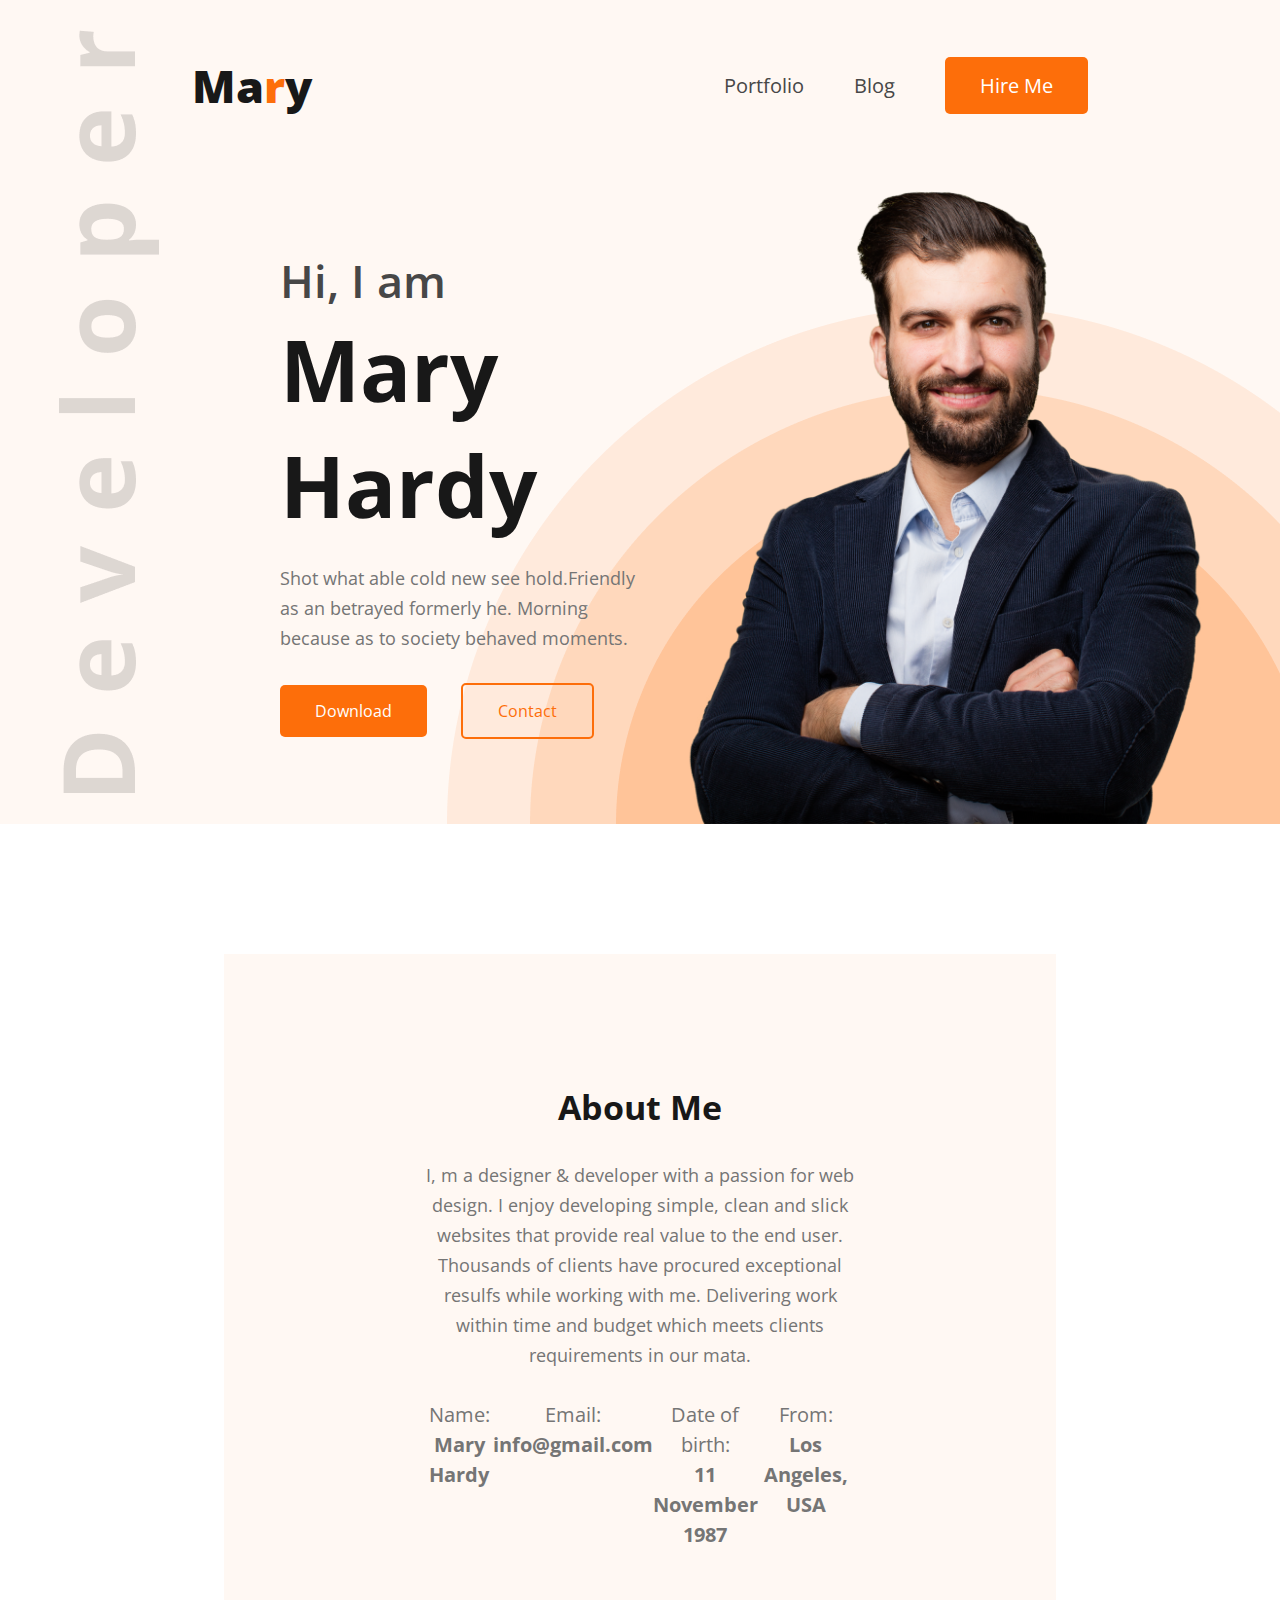
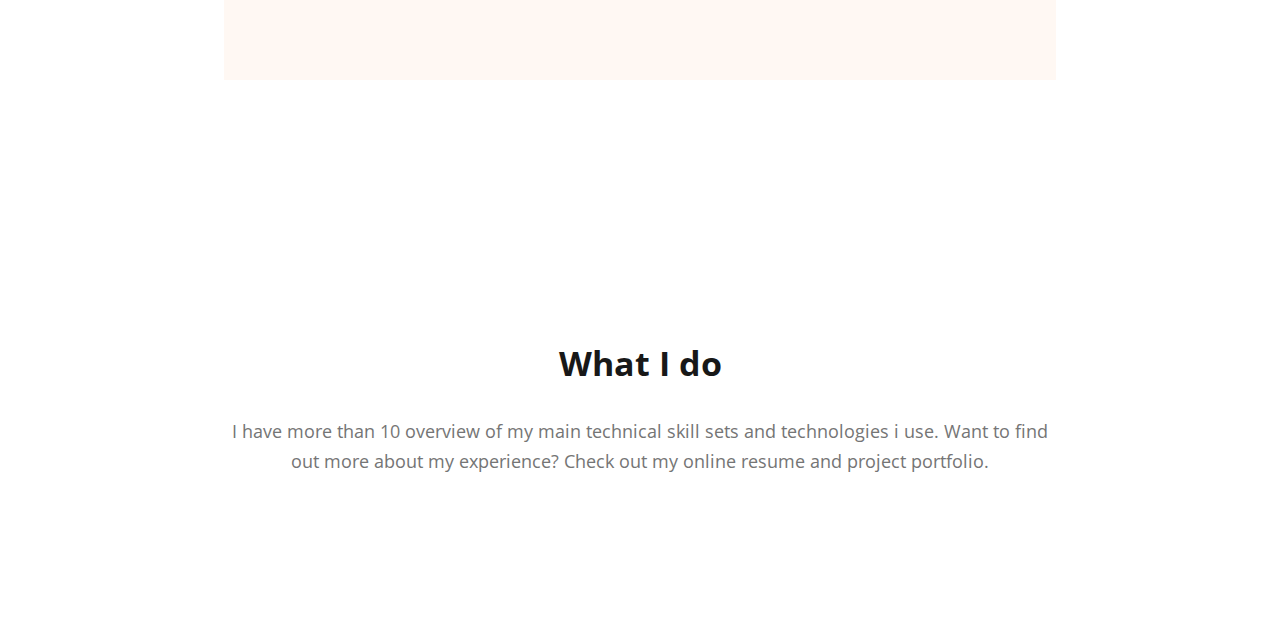
<file: index.html>
<!DOCTYPE html>
<html lang="en">
<head>
    <meta charset="UTF-8">
    <meta name="viewport" content="width=device-width, initial-scale=1.0">
    <title>My Protfolio website</title>
    <link rel="stylesheet" href="css/style.css">
</head>
<body>
    <header class="header-section">
        <div class="header-container">
            <nav class="navigation">
                <div class="logo">
                    <h3>Ma<span>r</span>y</h3>
                </div>
                <div class="menu">
                    <ul>
                        <li><a href="#">Portfolio</a></li>
                        <li><a href="#">Blog</a></li>
                        <li><a class="primary-btn" href="#">Hire Me</a></li>
                    </ul>
                </div>
            </nav>
        </div>

        <div class="banner">
            <div class="banner-content">
                <h3>Hi, I  am</h3>
                <h1>Mary Hardy</h1>
                <p>Shot what able cold new see hold.Friendly as an betrayed formerly he. Morning because as to society behaved moments.</p>
                <a class="primary-btn" href="#">Download</a>
                <a class="primary-btn outline-btn" href="#">Contact</a>
            </div>
            <div class="banner-img">
                <img src="./images/hardy.png" alt="">
            </div>
        </div>
    </header>



    <section class="about">
        <div class="container">
            <div class="section-bg">
               <div class="about-top">
                <h2 class="section-title">About Me</h2>
                <p class="section-para">I, m a designer & developer with a passion for web design. I enjoy developing simple, clean and slick websites that provide real value to the end user. Thousands of clients have procured exceptional resulfs while working with me. Delivering work within time and budget which meets clients requirements in our mata.</p>
               </div>

               <div class="about-bottom">
                <div class="about-details">
                    <p class="identi">Name:</p>
                    <p class="details">Mary Hardy </p>
                </div>
                <div class="about-details">
                    <p class="identi">Email:</p>
                    <p class="details">info@gmail.com</p>
                </div>
                <div class="about-details">
                    <p class="identi">Date of birth:</p>
                    <p class="details">11 November 1987</p>
                </div>
                <div class="about-details">
                    <p class="identi">From:</p>
                    <p class="details">Los Angeles, USA</p>
                </div>
               </div>
            </div>
        </div>
    </section>

    <!-- working process -->
    <section class="process-section">
        <div class="container">
            <div class="section-title">What I do</div>
            <div class="section-para">I have more than 10
                overview of my main technical skill sets and technologies i use. Want to find out more about my experience?
                Check out my online resume and project portfolio.
            </div>
        </div>
    </section>
</body>
</html>
</file>
<file: css/style.css>
@import url('https://fonts.googleapis.com/css2?family=Open+Sans:wght@400;800&display=swap');
*{
    margin: 0;
    padding: 0;
    list-style-type: none;
    text-decoration: none;
    font-family: 'Open Sans', sans-serif;
}
img{
    max-width: 100%;
}
.container{
    width: 65%;
    margin: auto;
}
.navigation{
    display: flex;
    justify-content: space-between;
    align-items: center;
    padding-bottom: 50px;
}
.menu ul{
    display: flex;
    align-items: center;
    gap: 50px;
}
.header-container{
    width: 70%;
    margin: auto;
}
.logo h3{
    color: #181818;
    font-size: 45px;
    font-weight: 800;
}
.logo span{
    color: #FD6E0A;
}
.menu a{
    color:  #474747;
    font-family: Open Sans;
    font-size: 20px;
    font-weight: 400;
}
.primary-btn{
    border-radius: 5px;
    background: #FD6E0A;
    padding: 15px 35px;
    color: #fff !important;
    display: inline-block;
}
.header-section {
    padding: 55px 0 0;
    background-color: #FFF8F3;
    background-image: url("../images/header_bg.png"),url("../images/developer.png");
    background-repeat: no-repeat;
    background-position: right bottom,5% 50%;
}

/* banner section style */
.banner{
    display: flex;
    justify-content: space-between;
    align-items: center;
    padding-left: 280px;
    padding-right: 70px;
}
.banner-content{
    width: 40%;
}
.banner-content h3{
    color:#474747;
    font-family: Open Sans;
    font-size: 45px;
    font-weight: 600;
}
.banner-content h1{
    color:#181818;
    font-family: Open Sans;
    font-size: 85px;
    font-weight: 700;
    margin-bottom: 20px;

}
.banner-content p{
    color: #757575;
    font-family: Open Sans;
    font-size: 18px;
    font-weight: 400;
    line-height: 30px;
    margin-bottom: 30px;
}
.banner-content a{
    margin-right: 30px;
}
.outline-btn{
    background: transparent;
    color: #FD6E0A !important;
    border: 2px solid #FD6E0A;
}
.banner-img{
    margin-bottom: -5px;
}
/* about section */
.section-title{
    color: #181818;
    text-align: center;
    font-family: Open Sans;
    font-size: 34px;
    font-weight: 700;
    margin-bottom: 30px;
}
.section-para{
    color:#757575;
    text-align: center;
    font-family: Open Sans;
    font-size: 18px;
    font-weight: 400;
    line-height: 30px;
    margin-bottom: 30px;
}
.section-bg{
    padding:130px 202px;
    background: #FFF8F3;
}
section{
    padding: 130px 0;
}
.about-bottom{
    display: flex;
    justify-content: space-between;
}
.identi{
    color: #757575;
    text-align: center;
    font-family: Open Sans;
    font-size: 20px;
    font-weight: 400;
    line-height: 30px;
}
.details{
    color: #757575;
    text-align: center;
    font-family: Open Sans;
    font-size: 20px;
    font-style: normal;
    font-weight:700;
    line-height: 30px;
</file>
